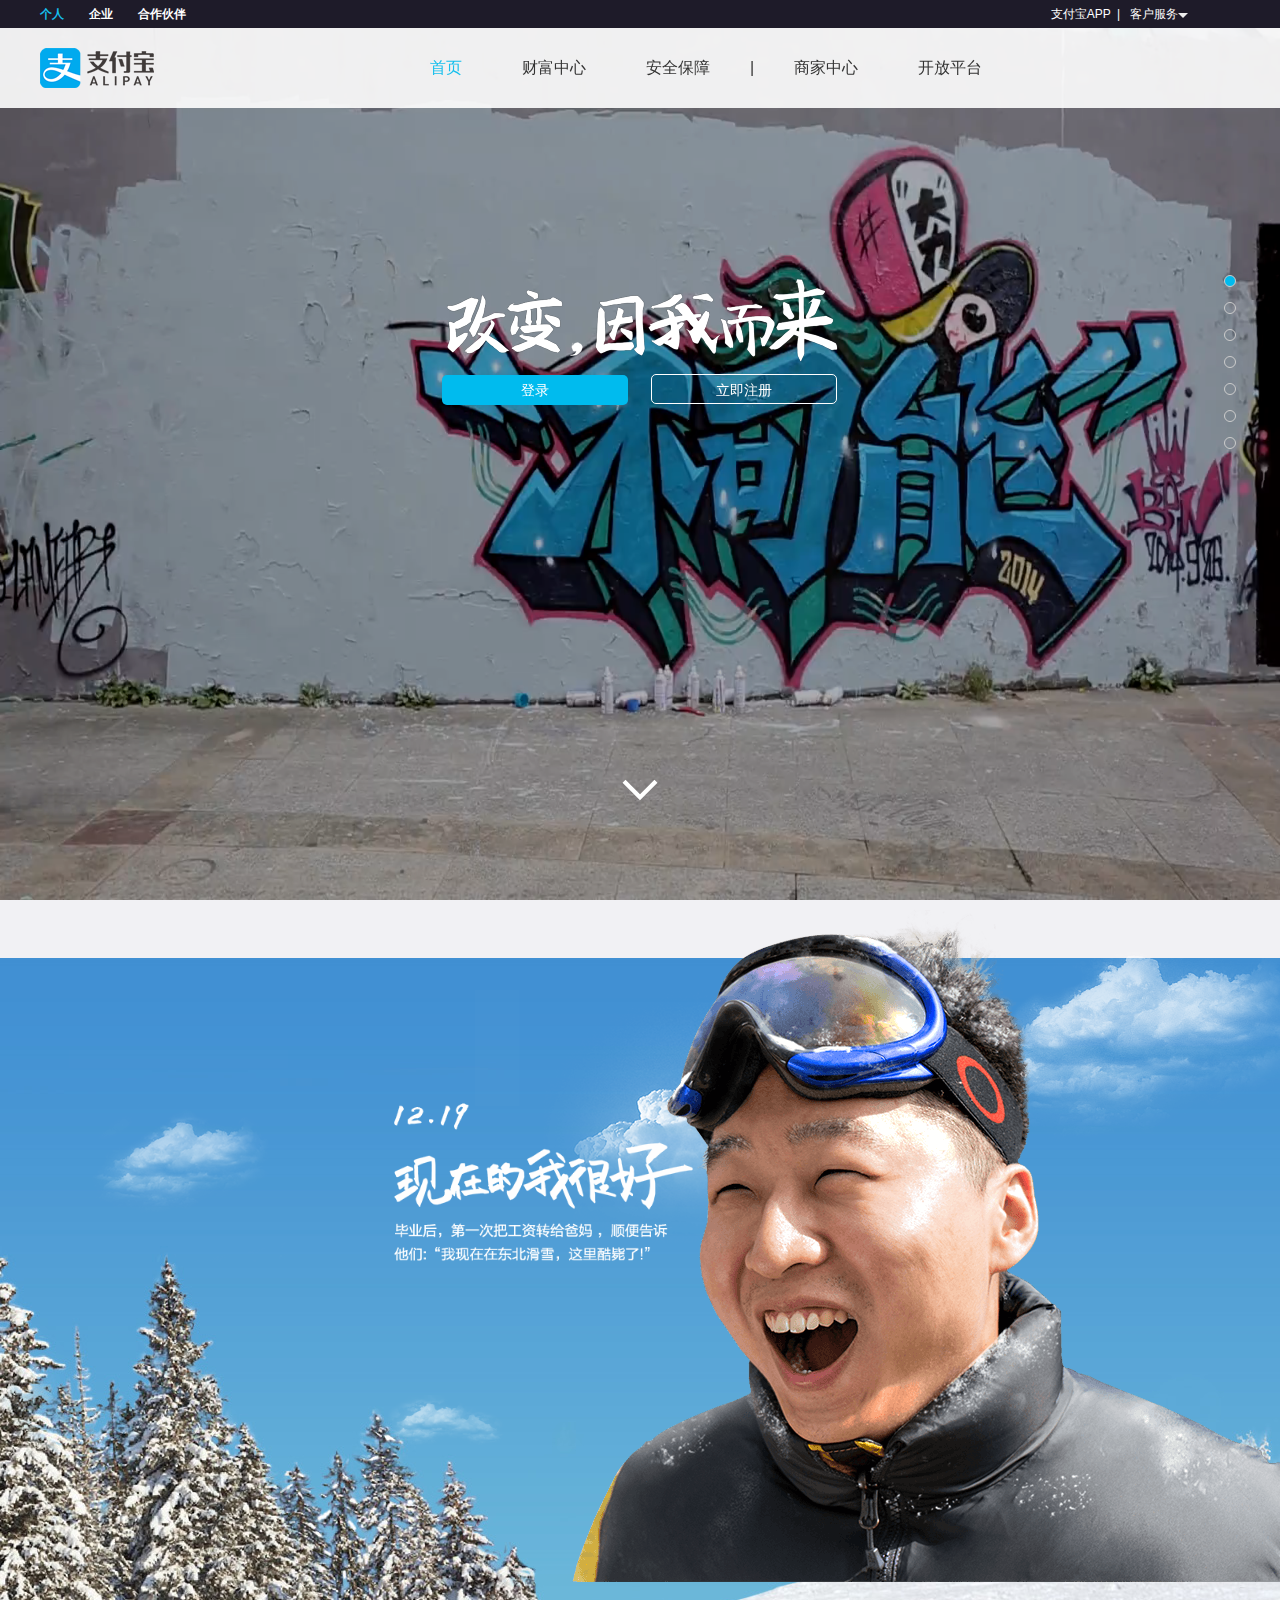
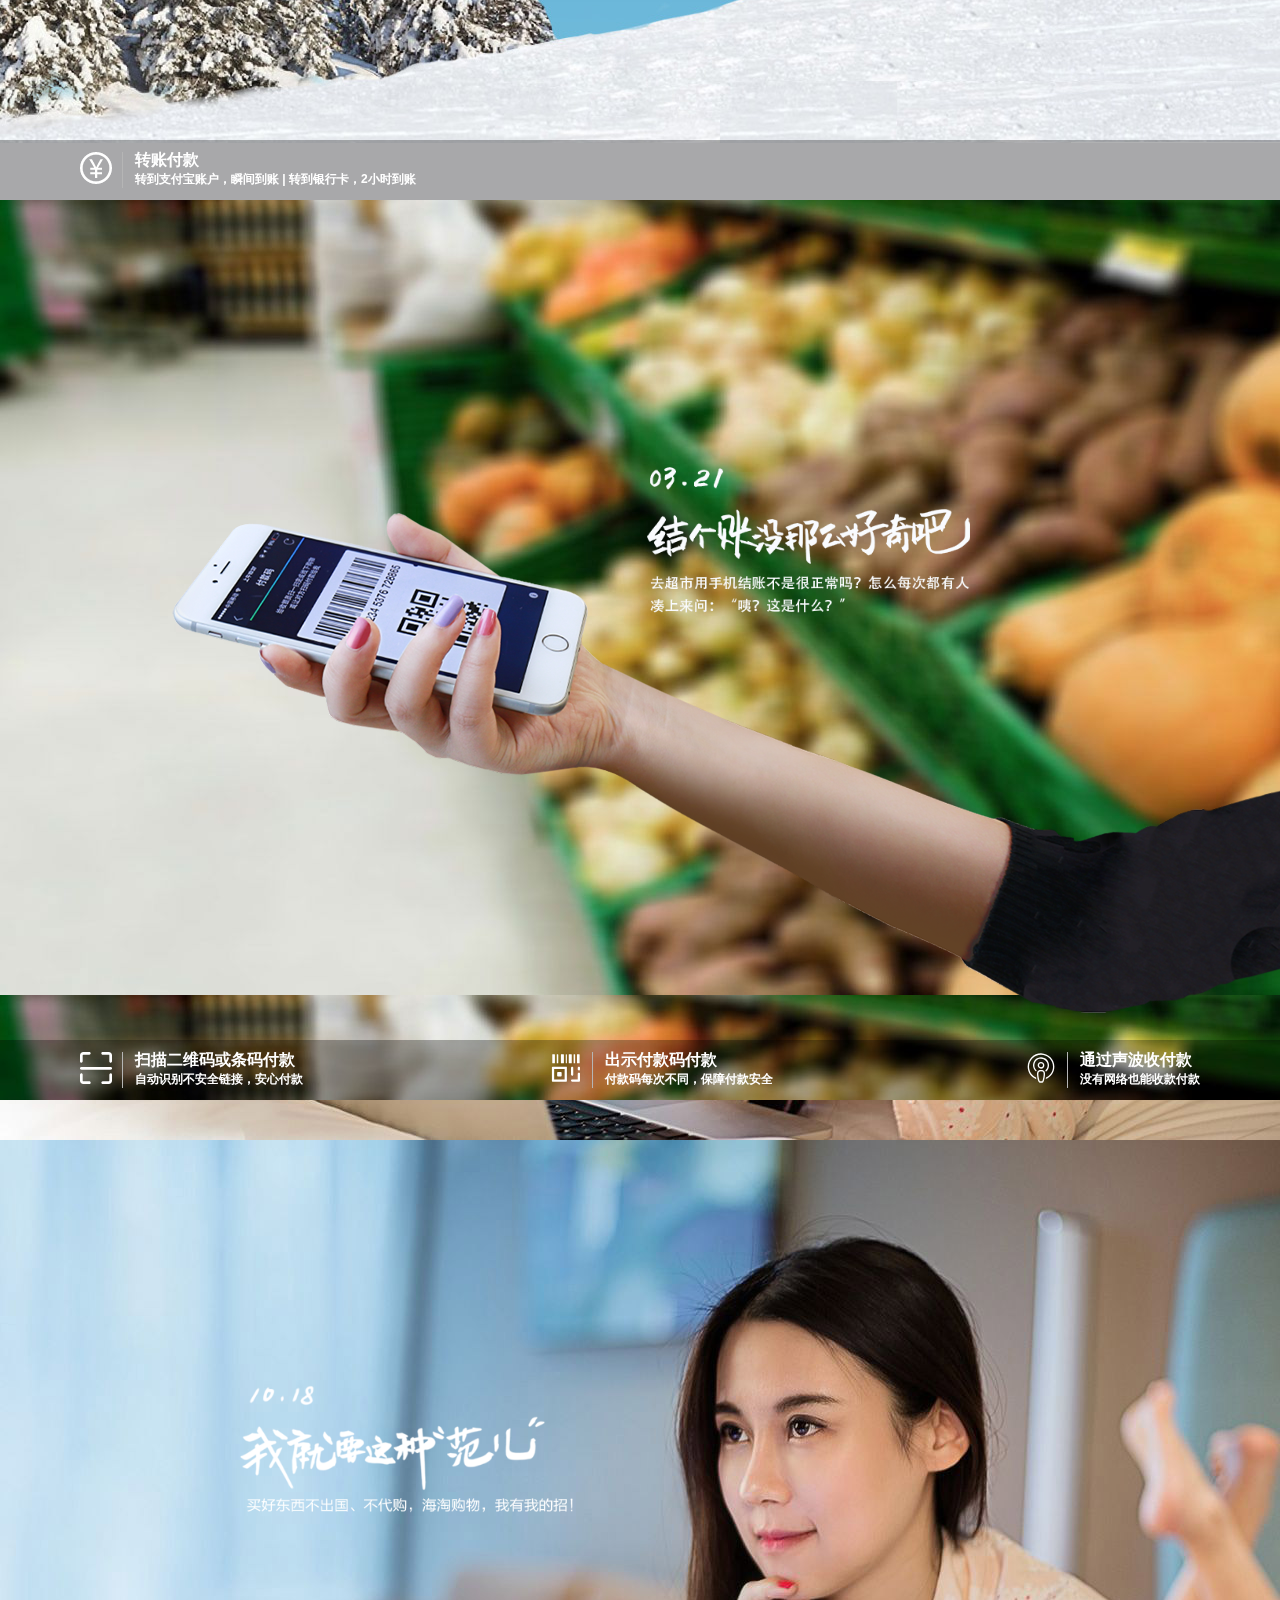
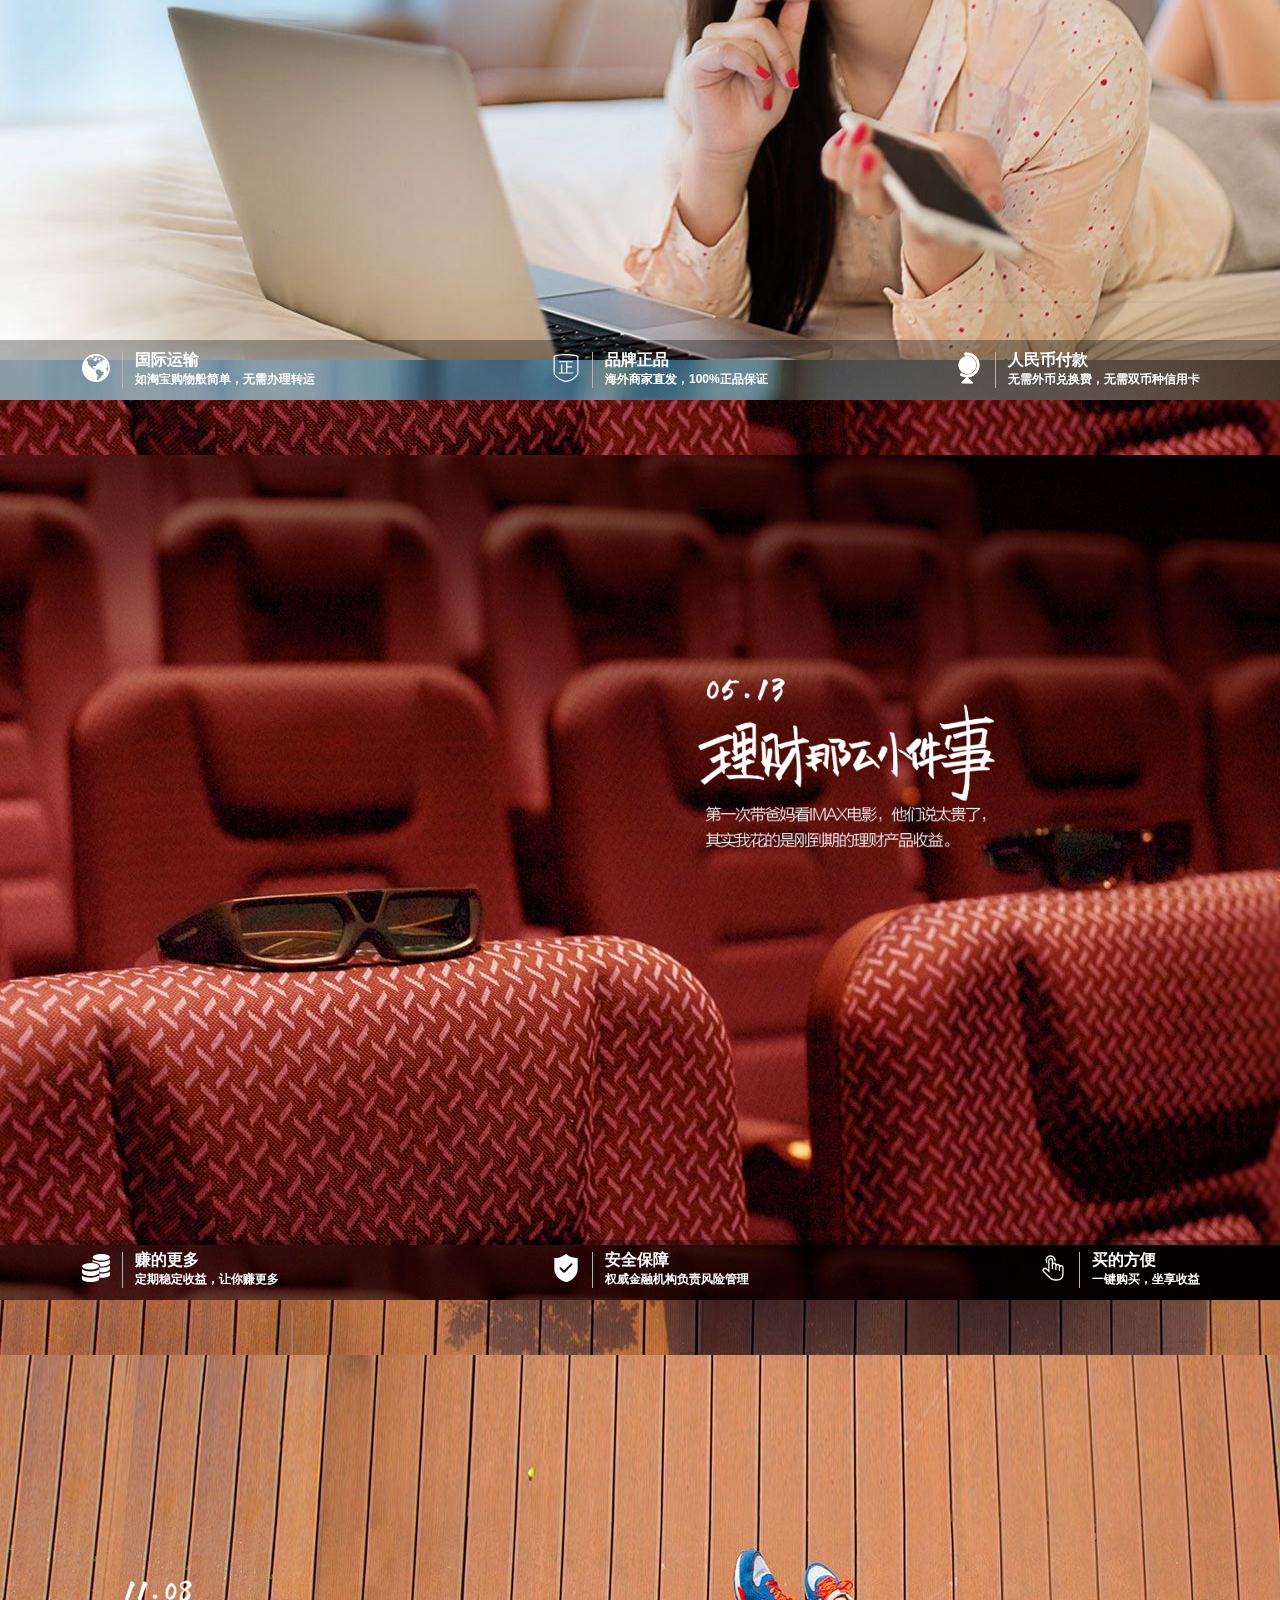
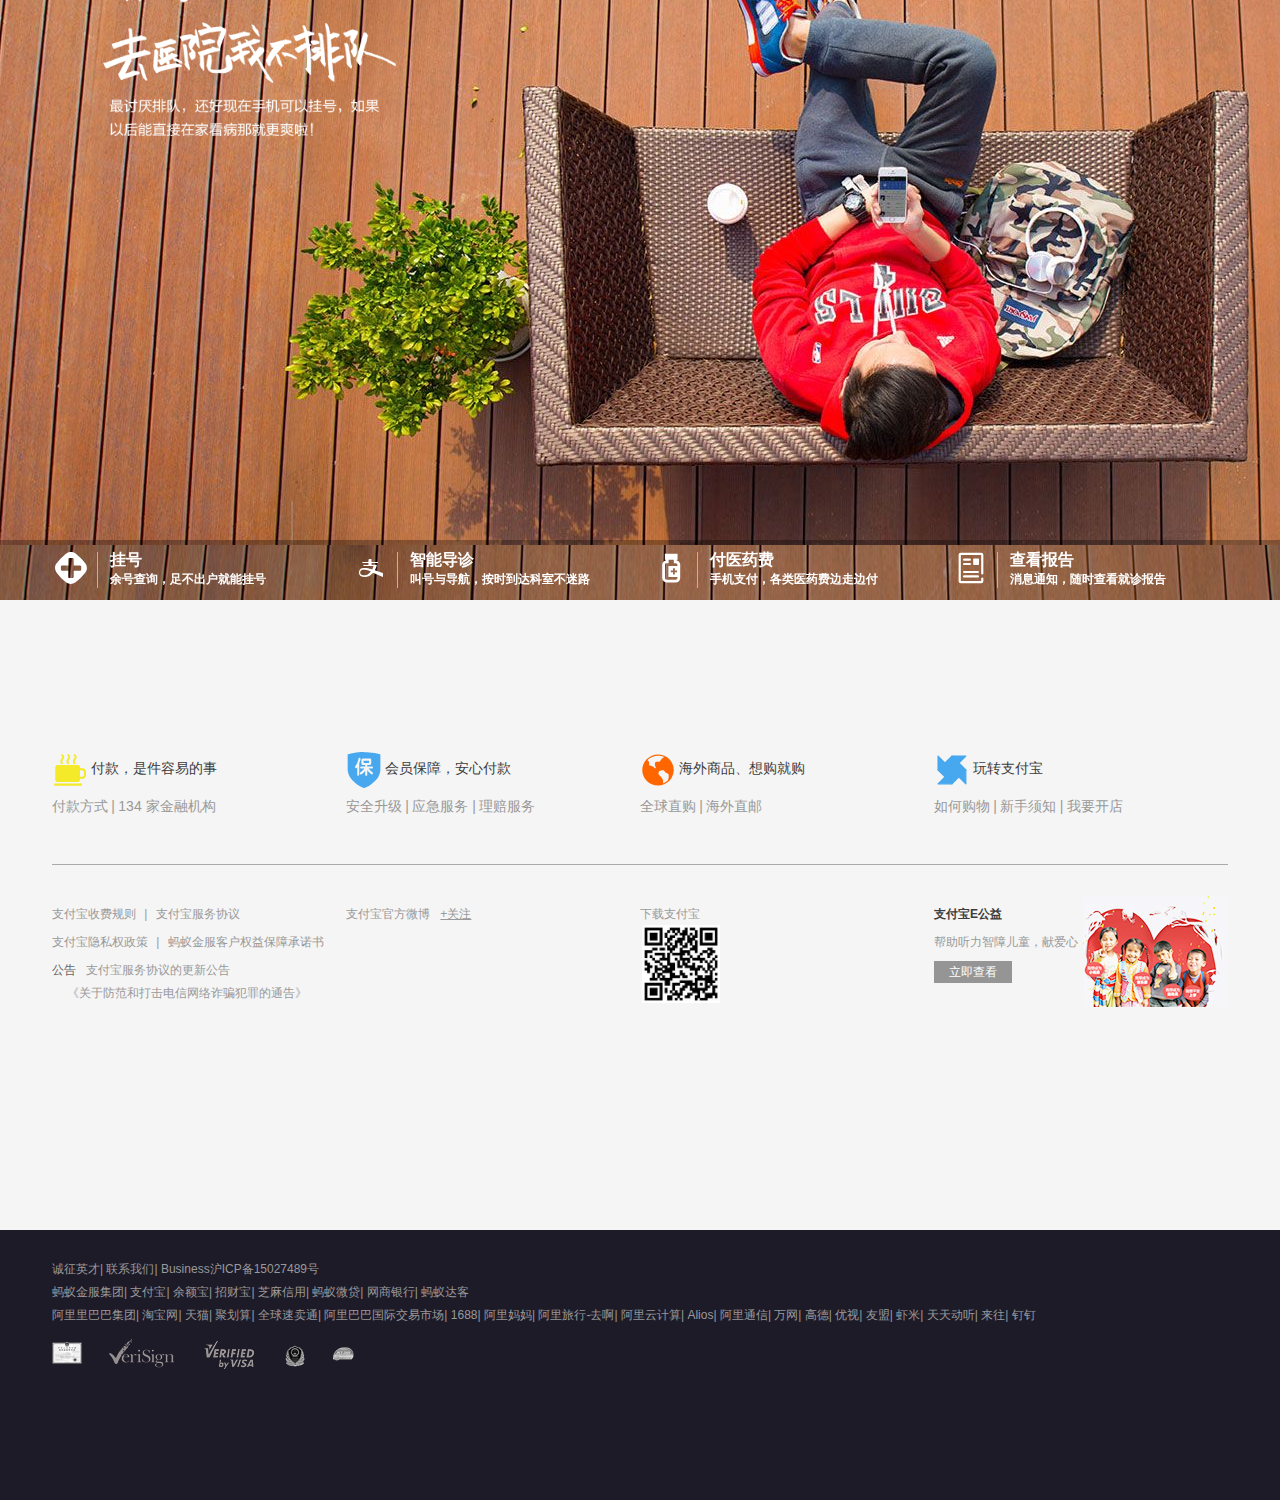
<file: 支付宝官网首页/index.html>
<!DOCTYPE html>
<html lang="zh">
<head>
    <meta charset="UTF-8">
    <title>支付宝 支付托!</title>
    <link rel="icon" href="img/favicon.ico" type="image/x-icon" />
    <link rel="stylesheet" href="css/base.css">
    <link rel="stylesheet" href="css/style.css">
    <script src="js/jquery-3.3.1.js"></script>
    <script src="js/zfb-js.js"></script>
</head>
<body>
<!--头部-->
<div id="header">
    <!--顶部黑色导航条-->
    <div class="b-laymid">
        <div class="b-top">
            <ul class="user">
                <li>个人</li>
                <li>企业</li>
                <li>合作伙伴</li>
            </ul>
            <div class="kefu0">
                <a href="#">支付宝APP</a>
                <a href="#">|</a>
            </div>
            <div class="kefu">
                <a href="#" class="customer">客户服务<i class="down-i"></i>
                    <ul class="hov">
                        <li>服务大厅</li>
                        <li>自助服务</li>
                        <li>提建议</li>
                    </ul>
                </a>
            </div>
        </div>
    </div>
    <!--顶部白色导航条-->
    <div class="w-laymid">
        <div class="w-top">
            <!--左侧logo-->
            <img src="img/top-logo.png" class="w-logo">
            <!--中部导航条-->
            <ul id="money">
                <li>首页</li>
                <li>
                    财富中心
                    <div class="downList">
                        <div class="off"><img src="img/地图找房_交叉.png" alt=""></div>
                        <ul>
                            <li>余额宝</li>
                            <li>招财宝</li>
                            <li>存金宝</li>
                            <li>淘理财</li>
                            <li>蚂蚁达客</li>
                        </ul>
                        <div class="wealth">财富中心</div>
                    </div>
                </li>
                <li>
                    安全保障
                    <div class="downList downList-2">
                        <div class="off"><img src="img/地图找房_交叉.png" alt=""></div>
                        <ul>
                            <li>安全中心</li>
                            <li>会员保障</li>
                        </ul>
                        <div class="wealth">安全保障</div>
                    </div>
                </li>
                <li class="li4">|</li>
                <li>
                    商家中心
                    <div class="downList downList-2">
                        <div class="off"><img src="img/地图找房_交叉.png" alt=""></div>
                        <ul>
                            <li>支付宝商家</li>
                            <li>口碑商家</li>

                        </ul>
                        <div class="wealth">商家中心</div>
                    </div>
                </li>
                <li>
                    开放平台
                </li>
            </ul>
            <!--右侧登录按钮-->
            <div class="loin">
                <a href="#" class="login">登录</a>
                <a href="#">注册</a>
            </div>
        </div>
    </div>
</div>
<ul id="big">
    <!--主页 视频-->
    <li id="index" class="floor">
        <!--视频灰色模板-->
        <div class="video-mask"></div>
        <!--视频-->
        <video muted  poster="img/poster.jpg">
            <!--视频链接-->
            <source src="video/index.mp4" type="video/mp4">
        </video>
        <!--中部登录界面+改变因为而来图片-->
        <div class="center">
            <!--改变因为而来图片-->
            <div class="logo"></div>
            <!--登录-->
            <div class="i-loin">
                <a href="#">登录</a>
                <a href="#">立即注册</a>
            </div>
            <!--播放视频按钮-->
            <div class="play"><img src="img/play.png" alt=""></div>
        </div>
        <!--右侧切换页面小圆点-->
        <div class="list">
            <ul>
                <li class="current"></li>
                <li></li>
                <li></li>
                <li></li>
                <li></li>
                <li></li>
                <li></li>
            </ul>
        </div>
        <!--向下切换页面按钮-->
        <div class="next"><img src="img/next.png" alt=""></div>
    </li>
    <!--第一页 蓝天白云-->
    <li id="one" class="floor">
        <!--背景图片-->
        <div class="one-i"></div>
            <!--大DIV-->
            <div id="one-1">
                <!--文字图片-->
                <div class="bg1"><img src="img/one-bg1.png" alt=""></div>
                <!--人像图片-->
                <div class="bg2"><img src="img/one-bg2.png" alt=""></div>
                <!--白云-->
                <div class="bg3"><img src="img/one-by1.png" alt=""></div>
                <!--白云-->
                <div class="bg4"><img src="img/one-by2.png" alt=""></div>
                <!--白云-->
                <div class="bg5"><img src="img/one-by3.png" alt=""></div>
                <!--白云-->
                <div class="bg6"><img src="img/one-by4.png" alt=""></div>
                <!--底部黑色短语-->
                <div class="ftbar">
                    <!--设置居中-->
                    <div class="ft-content">
                        <!--设置顶部间距-->
                        <div class="products">
                            <!--每一个块-->
                            <div class="zzfk product">
                                <img src="img/zzfk.png" alt="">
                                <div class="tips">
                                    <p>转账付款</p>
                                    <span>转到支付宝账户，瞬间到账 | 转到银行卡，2小时到账</span>
                                </div>
                            </div>
                        </div>
                    </div>
                </div>
            </div>
    </li>
    <!--第二页 手机支付-->
    <li id="two" class="floor">
        <!--扫码机-->
        <div class="bg1"><img src="img/two-1.png" alt=""></div>
        <!--手机-->
        <div class="bg2"><img src="img/two-2.png" alt=""></div>
        <!--文字-->
        <div class="bg3"><img src="img/two-3.png" alt=""></div>
        <!--底部黑色短语-->
        <div class="ftbar">
            <!--设置居中-->
            <div class="ft-content">
                <!--设置顶部间距-->
                <div class="products">
                    <!--依次每一个块-->
                    <div class="fkmfk fkmfk1 product">
                        <img src="img/sao.png">
                        <div class="tips">
                            <p>扫描二维码或条码付款</p>
                            <span>自动识别不安全链接，安心付款</span>
                        </div>
                    </div>
                    <div class="fkmfk fkmfk2 product">
                        <img src="img/fukuanma.png">
                        <div class="tips">
                            <p>出示付款码付款</p>
                            <span>付款码每次不同，保障付款安全</span>
                        </div>
                    </div>
                    <div class="fkmfk fkmfk3 product">
                        <img src="img/xinhao.png">
                        <div class="tips">
                            <p>通过声波收付款</p>
                            <span>没有网络也能收款付款</span>
                        </div>
                    </div>
                </div>
            </div>
        </div>
    </li>
    <!--第三页 美女范儿-->
    <li id="three" class="floor">
        <!--背景图片-->
        <div class="big-i"></div>
        <!--文字-->
        <div class="bg1">
            <img src="img/three-1.png" alt="">
        </div>
        <!--底部黑色短语-->
        <div class="ftbar">
            <!--设置居中-->
            <div class="ft-content">
                <!--设置顶部间距-->
                <div class="products">
                    <!--依次每一个块-->
                    <div class="fkmfk fkmfk1 product">
                        <img src="img/diqiu.png">
                        <div class="tips">
                            <p>国际运输</p>
                            <span>如淘宝购物般简单，无需办理转运</span>
                        </div>
                    </div>
                    <div class="fkmfk fkmfk2 product">
                        <img src="img/zheng.png">
                        <div class="tips">
                            <p>品牌正品</p>
                            <span>海外商家直发，100%正品保证</span>
                        </div>
                    </div>
                    <div class="fkmfk fkmfk3 product">
                        <img src="img/diqiuyipng.png">
                        <div class="tips">
                            <p>人民币付款</p>
                            <span>无需外币兑换费，无需双币种信用卡</span>
                        </div>
                    </div>
                </div>
            </div>
        </div>
    </li>
    <!--第四页 看电影理财-->
    <li id="four" class="floor">
        <!--背景图片-->
        <div class="four-bg"></div>
        <!--背景黑色模板-->
        <div class="four-mask"></div>
        <!--文字-->
        <div class="bg1">
            <img src="img/four1.png" alt="">
        </div>
        <!--底部黑色短语-->
        <div class="ftbar">
            <!--设置居中-->
            <div class="ft-content">
                <!--设置顶部间距-->
                <div class="products">
                    <!--依次每一个块-->
                    <div class="fkmfk fkmfk1 product">
                        <img src="img/money.png">
                        <div class="tips">
                            <p>赚的更多</p>
                            <span>定期稳定收益，让你赚更多</span>
                        </div>
                    </div>
                    <div class="fkmfk fkmfk2 product">
                        <img src="img/baozhang.png">
                        <div class="tips">
                            <p>安全保障</p>
                            <span>权威金融机构负责风险管理</span>
                        </div>
                    </div>
                    <div class="fkmfk fkmfk3 product">
                        <img src="img/dianji.png">
                        <div class="tips">
                            <p>买的方便</p>
                            <span>一键购买，坐享收益</span>
                        </div>
                    </div>
                </div>
            </div>
        </div>
    </li>
    <!--第五页 医院不排队-->
    <li id="five" class="floor">
        <!--背景图片-->
        <div class="five-bg"></div>
        <!--文字-->
        <div class="bg1">
            <img src="img/five1.png" alt="">
        </div>
        <!--底部黑色短语-->
        <div class="ftbar">
            <!--设置居中-->
            <div class="ft-content">
                <!--设置顶部间距-->
                <div class="products">
                    <!--依次每一个块-->
                    <div class="fkmfk w4 product">
                        <img src="img/yiyuan.png">
                        <div class="tips">
                            <p>挂号</p>
                            <span>余号查询，足不出户就能挂号</span>
                        </div>
                    </div>
                    <div class="fkmfk w4 product">
                        <img src="img/zhineng.png">
                        <div class="tips">
                            <p>智能导诊</p>
                            <span>叫号与导航，按时到达科室不迷路</span>
                        </div>
                    </div>
                    <div class="fkmfk w4 product">
                        <img src="img/yaoping.png">
                        <div class="tips">
                            <p>付医药费</p>
                            <span>手机支付，各类医药费边走边付</span>
                        </div>
                    </div>
                    <div class="fkmfk w4 product">
                        <img src="img/baogao.png">
                        <div class="tips">
                            <p>查看报告</p>
                            <span>消息通知，随时查看就诊报告</span>
                        </div>
                    </div>
                </div>
            </div>
        </div>
    </li>
    <!--底部说明-->
    <li id="foot" class="floor">
        <!--上面白色块-->
        <div class="am-part-white">
            <!--居中模块-->
            <div class="happy-life ">
                <!--黑线上面依次四个介绍模块-->
                <div class="youcans clearfix">
                    <ul>
                        <li class="youcan">
                            <img src="img/chabei.png" alt="">
                            <span>付款，是件容易的事</span>
                            <div>
                                <a>付款方式</a>
                                <span class="separate">|</span>
                                <a>134 家金融机构</a>
                            </div>
                        </li>
                        <li class="youcan">
                            <img src="img/bao.png" alt="">
                            <span>会员保障，安心付款</span>
                            <div>
                                <a href="#">安全升级</a>
                                <span class="separate">|</span>
                                <a href="#">应急服务 </a>
                                <span class="separate">|</span>
                                <a href="#">理赔服务</a>
                            </div>
                        </li>
                        <li class="youcan">
                            <img src="img/diqiu2.png" alt="">
                            <span>海外商品、想购就购</span>
                            <div>
                                <a>全球直购</a>
                                <span class="separate">|</span>
                                <a>海外直邮</a>
                            </div>
                        </li>
                        <li class="youcan">
                            <img src="img/fengche.png" alt="">
                            <span>玩转支付宝</span>
                            <div>
                                <a>如何购物</a>
                                <span class="separate">|</span>
                                <a>新手须知</a>
                                <span class="separate">|</span>
                                <a>我要开店</a>
                            </div>
                        </li>
                    </ul>
                </div>
                <!--黑线下面依次四个说明模块-->
                <div class="filed">
                    <ul>
                        <li class="block block1">
                            <div class="b-one">
                                <a class="bottom">支付宝收费规则</a>
                                <span class="separate">|</span>
                                <a class="bottom">支付宝服务协议</a>
                            </div>
                            <div class="b-two">
                                <a class="bottom">支付宝隐私权政策</a>
                                <span class="separate">|</span>
                                <a class="bottom">蚂蚁金服客户权益保障承诺书</a>
                            </div>
                            <div class="notice">
                                <span>公告</span><a href="#">支付宝服务协议的更新公告</a>
                                <a href="#" class="two">《关于防范和打击电信网络诈骗犯罪的通告》</a>
                            </div>
                        </li>
                        <li class="block block2">
                            <span>支付宝官方微博</span>
                            <span class="concern">+关注</span></li>
                        <li class="block block3">
                            <span>下载支付宝</span>
                            <img src="img/bottom-erweima.jpg" alt="" class="erweima">
                        </li>
                        <li class="block block4">
                            <h4>支付宝E公益</h4>
                            <p>帮助听力智障儿童，献爱心。</p>
                            <a href="#">立即查看</a>
                            <img src="img/aixin.jpg" alt="">
                        </li>
                    </ul>
                </div>
            </div>
        </div>
        <!--下面黑色部分-->
        <div class="am-part-black">
            <!--居中模块-->
            <div class="happy-life">
                <!--联系我们-->
                <ul>
                    <li class="links">
                        <a href="#">诚征英才</a>
                        <a href="#">联系我们</a>
                        <span>Business沪ICP备15027489号</span>
                    </li>
                    <!--旗下金融集团-->
                    <li class="links links1">
                        <a href="#">蚂蚁金服集团</a>
                        <a href="#">支付宝</a>
                        <a href="#">余额宝</a>
                        <a href="#">招财宝</a>
                        <a href="#">芝麻信用</a>
                        <a href="#">蚂蚁微贷</a>
                        <a href="#">网商银行</a>
                        <span>蚂蚁达客</span>
                    </li>
                    <!--旗下其他产业-->
                    <li class="links links2">
                        <a href="#">阿里里巴巴集团</a>
                        <a href="#">淘宝网</a>
                        <a href="#">天猫</a>
                        <a href="#">聚划算</a>
                        <a href="#">全球速卖通</a>
                        <a href="#">阿里巴巴国际交易市场</a>
                        <a href="#">1688</a>
                        <a href="#">阿里妈妈</a>
                        <a href="#">阿里旅行-去啊</a>
                        <a href="#">阿里云计算</a>
                        <a href="#">Alios</a>
                        <a href="#">阿里通信</a>
                        <a href="#">万网</a>
                        <a href="#">高德</a>
                        <a href="#">优视</a>
                        <a href="#">友盟</a>
                        <a href="#">虾米</a>
                        <a href="#">天天动听</a>
                        <a href="#">来往</a>
                        <span>钉钉</span>
                    </li>
                    <!--最底部小图片-->
                    <li class="certs">
                        <a href="#" class="pic1"></a>
                        <a href="#" class="pic2"></a>
                        <a href="#" class="pic3"></a>
                        <a href="#" class="pic4"></a>
                        <a href="#" class="pic5"></a>
                    </li>
                </ul>
            </div>
        </div>
    </li>
</ul>
</body>
</html>
</file>
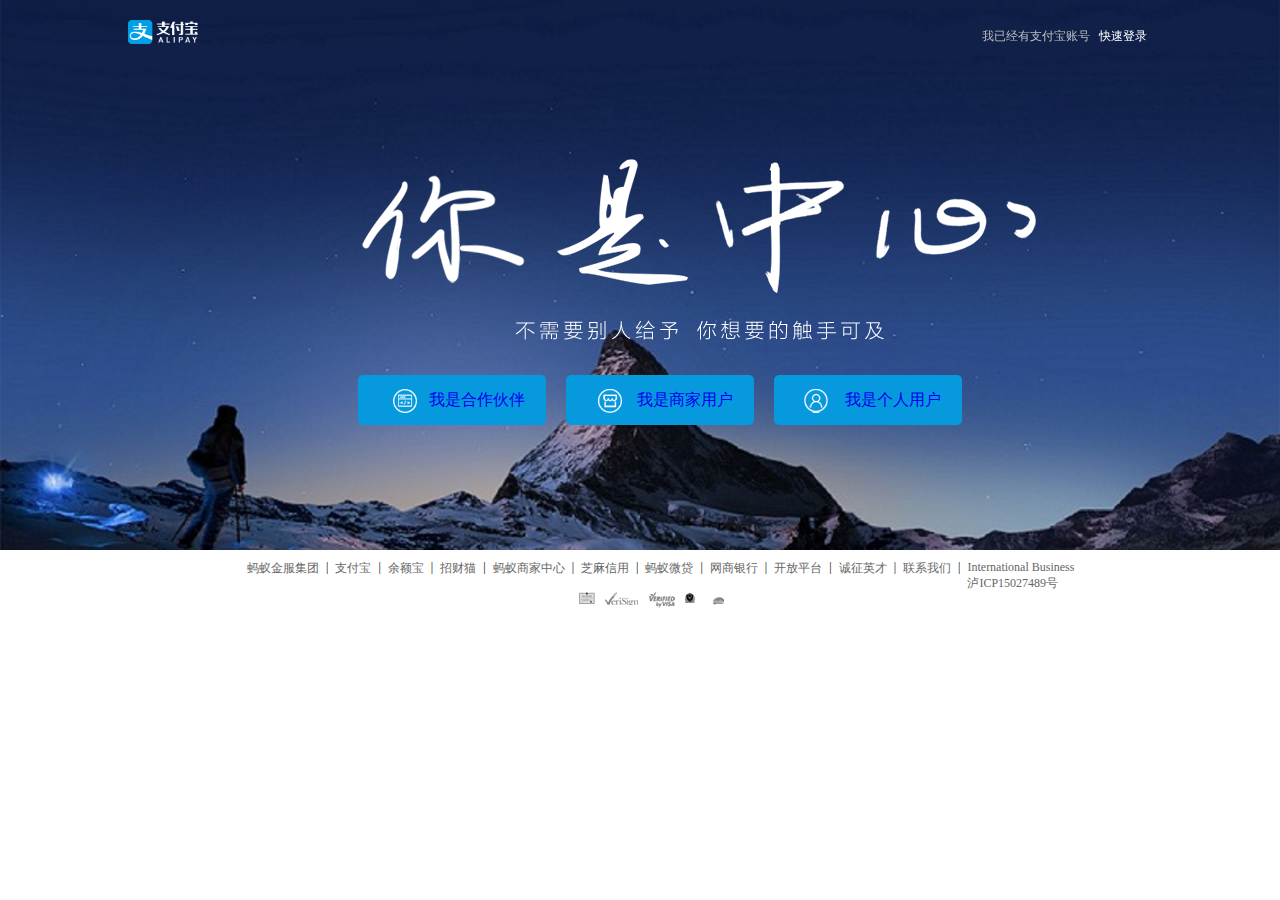
<file: 支付宝/支付宝首页.html>
<!DOCTYPE html>
<html lang="en">
<head>
    <meta charset="UTF-8">
    <title>支付宝 知托付!</title>
    <!--设置网页上面那个图标-->
    <link rel="icon" href="images/favicon.ico">
    <style>
    </style>
    <script src="js/jquery-3.3.1.js"></script>
    <link rel="stylesheet" href="css/index.css">
    <!--<link rel="stylesheet" href="css/comm.css">-->
</head>
<body>
<div class="main">
    <div id="main">
        <div class="header">
            <div class="nav">
                <div class="slogan"></div>
                <div class="enter">
                    <span class="status">我已经有支付宝账号</span>
                    <a href="javascript:;">快速登录</a>
                </div>
            </div>
        </div>
        <div class="middle">
            <div class="nav">
                <div class="slogan1"></div>
                <div class="mid_nav">
                    <a href="javascript:;" class="title_partner clearfix">
                        <span class="title titles">我是合作伙伴</span>
                    </a>
                    <a href="javascript:" class="title_business clearfix">
                        <span class="title titles business1">我是商家用户
                        <i></i></span>
                        <div class="two_business">
                        <span class="title business2">我是支付宝商家</span>
                        <span class="title business3">我是口碑商家</span>
                        </div>
                    </a>
                    <a href="javascript:;" class="title_private  clearfix">
                        <span class="title titles  pri">我是个人用户</span>
                    </a>
                </div>
            </div>
            <div class="back">
                <div class="item back1 active"></div>
                <div class="item back2"></div>
                <div class="item back3"></div>
            </div>
        </div>
    </div>
    <div class="bottom">
        <div class="btm_top">
            <ul>
                <li><a href="javascript:;">蚂蚁金服集团 </a></li>
                <li>|</li>
                <li><a href="javascript:;"> 支付宝</a></li>
                <li>|</li>
                <li><a href="javascript:;"> 余额宝</a></li>
                <li>|</li>
                <li><a href="javascript:;">招财猫 </a></li>
                <li>|</li>
                <li><a href="javascript:;"> 蚂蚁商家中心</a></li>
                <li>|</li>
                <li><a href="javascript:;"> 芝麻信用</a></li>
                <li>|</li>
                <li><a href="javascript:;">蚂蚁微贷 </a></li>
                <li>|</li>
                <li><a href="javascript:;">网商银行 </a></li>
                <li>|</li>
                <li><a href="javascript:;"> 开放平台</a></li>
                <li>|</li>
                <li><a href="javascript:;">诚征英才 </a></li>
                <li>|</li>
                <li><a href="javascript:;">联系我们 </a></li>
                <li>|</li>
                <li><a href="javascript:;">International Business </a></li>
            </ul>
        </div>
        <div class="btm_middle">
            <span>泸ICP15027489号</span>
        </div>
        <div class="btm_base">
            <a href="javascript:;" class="pic1"></a>
            <a href="javascript:;" class="pic2"></a>
            <a href="javascript:;" class="pic3"></a>
            <a href="javascript:;" class="pic4"></a>
            <a href="javascript:;" class="pic5"></a>
        </div>
    </div>
</div>
<script>
    $(function () {
        var timer;
        var _timer = 0;
        var title_business=$(".title_business");
     //   支付宝商家
     var   business2= $(".business2");
     var two_business=$(".two_business");
     var business3=$(".business3");
        //span 口碑商家 点击事件 页面跳转
        business3.click(function () {
$(window.location).prop('href','口碑商家.html');
        });
        //   支付宝商家
        // business2.click(function () {
        //     $(window.location).prop('href','口碑商家.html');
        // });
        title_business.hover(function () {

            // title_business.css("display","none");
            two_business.css("display","block");

        },function () {
            title_business.css("display","block");
            two_business.css("display","none");
        });
        function autoPlay() {
            timer = setInterval(function () {
                _timer++;
                console.log(_timer);
                if (_timer <= 5) {
                    $(".back1").addClass("active").siblings().removeClass("active");
                }
                else if (_timer > 5 && _timer <= 10) {
                    $(".back2").addClass("active").siblings().removeClass("active");
                }
                else if (_timer > 10 && _timer <= 15) {
                    $(".back3").addClass("active").siblings().removeClass("active");
                }
                if (_timer >= 15) {
                }
            }, 300)
        }

        autoPlay();






    });
</script>
</body>
</html>
</file>
<file: 支付宝官网首页/css/base.css>
@charset "utf-8";
*{box-sizing: border-box;}
/*css 初始化 */
html, body, ul, li, ol, dl, dd, dt, p, h1, h2, h3, h4, h5, h6, form, fieldset, legend, img {
	margin: 0;
	padding: 0;
}


fieldset, img, input, button {
	border: none;
	padding: 0;
	margin: 0;
	outline-style: none;
}

ul, ol {
	list-style: none;
}

input {
	padding-top: 0;
	padding-bottom: 0;
	font-family: "SimSun", "宋体";
}

select, input {

	vertical-align: middle;
}

select, input, textarea {
	font-size: 12px;
	margin: 0;
}
textarea {
	resize: none;
}

/*防止拖动*/
img {
	border: 0;
	vertical-align: middle;
}

/*  去掉图片低测默认的3像素空白缝隙*/
table {
	border-collapse: collapse;
}

body {
	font: 12px/1.5 tahoma,arial,'Hiragino Sans GB','\5b8b\4f53',sans-serif;
	color: #666;

}

.clearfix:before, .clearfix:after {
	content: "";
	display: table;
}

.clearfix:after {
	clear: both;
}

.clearfix {
	*zoom: 1; /*IE/7/6*/
}

a {
	color: #666;
	text-decoration: none;
}

a:hover {
	color: #f40;
}

h1, h2, h3, h4, h5, h6 {
	text-decoration: none;
	font-weight: normal;
	font-size: 100%;
}

s, i, em {
	font-style: normal;
	text-decoration: none;
}

.col-red {
	color: #C81623 !important;
}
body {
	color: #3C3C3C;
	background-color: #F1F1F4;
}

/*公共类*/
.w {
	/*版心 提取 */
	width: 1190px;
	margin: 0 auto;
}

.fl {
	float: left
}

.fr {
	float: right
}

.al {
	text-align: left
}

.ac {
	text-align: center
}

.ar {
	text-align: right
}

.hide {
	display: none
}
</file>
<file: 支付宝官网首页/css/style.css>
@charset "UTF-8";
/*隐藏滚动条*/
html {overflow-y:hidden;overflow-x:hidden;}
html,body {
    width: 100%;
    height: 100%;
}

/*每个页面底部黑色条通用设置*/
.ftbar {
    position: absolute;
    bottom: 0;
    left: 0;
    z-index: 99;
    width: 100%;
    height: 60px;
    background: rgba(0,0,0,.3);
}
.ftbar .ft-content {
    width: 1200px;
    margin: 0 auto;
}
.ftbar .products {
    margin-top: 12px;
}
.ftbar .product {
    color: #fff;
    height: 36px;
    position: relative;
}
.ftbar .zzfk {
    margin-left: 40px;
}
.ftbar .tips {
    padding-left: 12px;
    margin-left: 42px;
    height: 36px;
    display: inline-block;
    float: left;
    border-left: 1px solid #b5b5b5;
}
.ftbar .tips p {
    font-size: 16px;
    font-weight: 700;
    line-height: 1;
}
.ftbar .tips span {
    font-weight: 600;
    margin-top: 5px;
    display: inline-block;
    line-height: 1 ;
}
.ftbar img {
    position: absolute;
    left: 0;
    top: 0;
}
.ftbar .fkmfk {
    float: left;
}
.ftbar .fkmfk1 {
    width: 320px;
    margin-left: 40px;
}
.ftbar .fkmfk2 {
    width: 320px;
    margin-left: 150px;
}
.ftbar .fkmfk3 {
    float: right;
    margin-right: 40px;
}
.ftbar .w4 {
    margin-left: 15px;
    width: 285px;
}


/*顶部黑色导航条*/
#header , .b-laymid {
    position: fixed;
    z-index: 99;
    top: 0;
    /*display: none;*/
}
.w-laymid {
    position: fixed;
    top: 28px;
    /*display: none;*/
}
.b-laymid {
    width: 100%;
    height: 28px;
    background-color: #1e1b29;
}
.b-top {
    background-color: #1e1b29;
    width: 1200px;
    height: 28px;
    line-height: 28px;
    margin: 0 auto;
}
.b-top .user li {
    float: left;
    font-size: 12px;
    text-align: center;
    color: #ffffff;
    margin-right: 25px;
    font-weight: 600;
}
.b-top .user li:nth-child(1){
    color: #15BFED !important;
}
.b-top div {
    float: right;
    font-size: 12px;
    color: #fff;
}
.b-top div a {
    /*display: inline-block;*/
    /*height: 28px;*/
    /*margin-right: 8px;*/
    color: #fff;
}
.down-i {
    display: inline-block;
    border-width: 5px 5px 0 5px  ;
    border-color:#eeeeee transparent transparent transparent ;
    border-style: solid dashed dashed dashed;
}
.hov {
    background-color: #fff;
    color: #111;
    width: 70px;
    height: 90px;
    position: relative;
    left: -5px;
    text-align: center;
    display: none;
}
.customer{
    display: inline-block;
    height: 28px;
}
.kefu0 {
    position: absolute;
    right: 160px;
    top: 0;
}
.kefu0 a {
    margin-left: 3px;
}
.b-top .kefu {
    width: 80px;
    position: absolute ;
    right: 70px;
    top: 0;
}
.b-top .kefu .customer:hover .hov{
    display: block;
}
.b-top .kefu .customer:hover li{
    color: #15BFED;
}
.b-top .kefu .customer:hover .down-i{
    transition: all .7s;
    transform:rotate(180deg);
}

/*次顶部白色导航条*/
.w-laymid{
    width: 100%;
    height: 80px;
    background-color: rgba(255,255,255,.9);
    /*opacity: 0.8;*/
}
.w-top {
    margin: 0 auto;
    width: 1200px;
    height: 80px;
    position: relative;
}
.w-top .w-logo {
    position: absolute;
    margin-top: 20px;
}
.w-top #money {
    display: inline-block;
    margin-left: 360px;
    height: 80px;
    line-height:80px;
    color: #333;
    font-size: 16px;
}
.w-top #money>li {
    position: relative;
    float: left;
    padding: 0 30px;
    font-weight: 500;
}
.downList{
    position: absolute;
    left: 0;
    top: 0;
    width: 129px;
    height: 321px;
    padding: 0 5px;
    background-color: #fff;
    text-align: center;
    display: none;
    z-index: 999;
}
.downList-2 {
    height: 232px;
}
.downList .off {
    width: 124px;
    height: 80px;
    line-height: 80px;
}
.downList ul {
    padding-bottom: 15px;
}
.downList ul li {
    height: 28px;
    font-size: 14px;
    line-height: 28px;
    color: #1e1b29;
}
.downList ul li:hover{
    background-color: #0be;
    color: #fff;
}
.downList .wealth {
    font-size: 16px;
    color: #999;
    height: 80px;
    line-height: 80px;
    border-top: 1px solid #eee;
    padding: 0;
}
.w-top #money>li:nth-child(1){
    color: #15BFED;
}
.w-top .loin {
    float: right;
    display: none;
}
.w-top .loin a {
    color: #00bbee ;
    font-size: 14px;
    line-height: 80px;
    margin-right: 10px;
}
.w-top .loin .login {
    color: #fff;
    /*display: inline-block;*/
    width: 84px;
    height: 28px;
    padding: 5px 25px;
    background-color: #00bbee;
    border-radius: 5px;

}
.w-top #money>li:hover{
    color: #15BFED;
}
.b-top .user li:hover {
    color: #15BFED;
}
.b-top div a:hover {
    color: #15BFED;
}
.li4 {
    padding: 0 10px !important;
}

/*首页 视频页面*/
#index {
    position: relative;
    width: 100%;
    height: 100%;
    overflow: hidden;
}
video {
    width: 100%;
    height: 100%;
    object-fit: fill;
}
.video-mask {
    position: absolute;
    width: 100%;
    height: 100%;
    background-color: #000;
    opacity: 0.3;
}
.center {
    position: absolute;
    z-index: 1;
    left: 50%;
    top: 276px;
    margin-left: -198px;
    width: 420px;
    height: 200px;

}
.logo {
    display: block;
    width: 420px;
    height: 88px;
    background:url("../img/index-text.png") -10px 0 no-repeat;
    background-size: 100% 100%;
    position: relative;
    z-index: -1;
}
.center .i-loin a{
    color: #fff;
    display: inline-block;
    width: 186px;
    text-align: center;
    font-size: 14px;
    height: 30px;
    line-height: 30px;
    margin: 10px 20px 0 0;
}
.center .i-loin a:nth-child(1){
    background-color: #0be;
    border-radius: 5px;
}
.center .i-loin a:nth-child(2){
    border: 1px solid #fff;
    border-radius: 5px;
}
.center .play {
    display: none;
    position: absolute;
    cursor: pointer;
    right: -50px;
    top: 38px;
}
.center .play img{
     width: 36px;
     height: 36px;
 }
 .list{
    position: fixed;
    z-index: 99;
    right: 30px;
    top: 260px;
    width: 26px;
    height: 182px;
    /*background-color: aqua;*/
}
 .list ul{
    width: 26px;
    float: left;
}
 .list ul li {
    cursor: pointer;
    position: relative;
    z-index: 99;
    margin-top: 15px;
    width: 12px;
    height: 12px;
    border-radius: 50%;
    background-color: transparent;
    border: 1px solid #ccc;
}
 .list .current {
    background-color: #0be;
}
#index .next {
    cursor: pointer;
    position: fixed;
    left: 50%;
    margin-left: -20px;
    bottom: 90px;
    z-index: 99;
}

/*通用文字图片动画设置*/
.text{
    opacity: 0;
    animation: text 3s forwards ;
    animation-delay: 1.2s;
}
@keyframes text {
    from{opacity: 0}
    to{opacity: 1}
}


#big {
    width: 100%;
    height: 100%;
}
/*第一个页面 蓝天白云 */
#one,#two,#three,#four,#five,#foot {
    position: relative;
    background-size: cover;
    overflow: hidden;
    width: 100%;
    height: 100%;
}
.one-i{
    position: relative;
    left: 0;
    top: 0;
    width: 100%;
    height: 100%;
    background: url('../img/one-bg.jpg') center center  no-repeat;

}
.one-ani{
    animation: bgz 5s ;
}
@keyframes bgz {
    from{transform:scale(1.02);}
    to{transform: scale(1);}
}
#one {
    position: relative;
    left: 0;
    top: 0;
    overflow: hidden;
}
#one-1 .bg1 {
   position: absolute;
    width: 315px;
    height: 165px;
    top: 200px;
    left: 388px;
}
#one-1 .bg1 img {
    width: 100%;
    height: 100%;
}
#one-1 .bg2 {
    width: 800px;
    height: 665px;
    position: absolute;
    z-index: 9;
    right: -80px;
    top: 0;
}
#one-1 .bg3 {
    position: absolute;
    width: 224px;
    left: 5%;
    top: 150px;
}
#one-1 .bg3 img {
    width: 224px;
}
#one-1 .bg4{
    position: absolute;
    width: 120px;
    left: 30%;
    top: 55%;
}
#one-1 .bg4 img {
    width: 120px;
}
#one-1 .bg5 {
    position: absolute;
    width: 600px;
    right: 16%;
    top: 10%;
}
#one-1 .bg5 img {
    width: 600px;
}
#one-1 .bg6 {
    position: absolute;
    width: 400px;
    right: -5%;
    top: 5%;
}
#one-1 .bg6 img {
    width: 400px;
}


/*第二个页面 手机付款*/
.two-ani-shou{
    animation: top .5s forwards ;
    animation-delay:1s;
}
.two-ani-fu{
    animation: bom .8s forwards ;
}
#two{
    background: url("../img/two-bg.jpg");
    position: relative;
}
#two .bg1 {
    position: absolute;
    width: 420px;
    left: -440px;
    top: -389px;
}
@keyframes top {
    from{
        left: -440px;
        top: -389px;
    }
    to{
        left: 70px;
        top: -100px;
    }
}
#two .bg2 {
    width: 1300px;
    position: absolute;
    top: 300px;
    left: 12%;
}
@keyframes bom {
    from{
        left: 1340px;
        top: 814px;
    }
    to{
        top: 300px;
    }
}
#two .bg3 {
    position: absolute;
    top: 29%;
    left: 50%;
    width: 345px;
}
#two .bg3 img {
    width: 345px;
}

/*第三页 美女范儿*/
.three-girl{
    animation: girl 16s forwards ;

}
.big-i{
    background: url("../img/three.jpg") center center;
    position: relative;
    left: 0;
    top: 0;
    width: 100%;
    height: 100%;
}
@keyframes girl {
    from{transform: scale(1)}
    to{transform: scale(1.05)}
}
#three .bg1{
    position: absolute;
    top: 30%;
    left: 18%;
    width: 355px;
}
#three .bg1 img {
    width: 355px;
}

/*第四页 看电影理财*/
.f-mask{
    animation: mask 5s forwards;
    animation-delay: 1.8s;
}
.four-bg{
    background: url("../img/four.jpg") center center;
    position: relative;
    left: 0;
    top: 0;
    width: 100%;
    height: 100%;
    z-index: -1;
}
.four-mask{
    position: absolute;
    left: 0;
    top: 0;
    width: 100%;
    height: 100%;
}
@keyframes mask {
    from{background-color:rgba(0,0,0,.0);}
    to{background-color:rgba(0,0,0,.5);}
}
#four .bg1 {
    position: absolute;
    top: 30%;
    right: 22%;
    width: 300px;
}
#four .bg1 img {
    width: 300px;
}

/*第五页 医院不排队*/
.five-boy{
    animation: girl 10s forwards;
}
.five-bg{
    background: url("../img/five.jpg") center center;
    position: relative;
    left: 0;
    top: 0;
    width: 100%;
    height: 100%;
}
#five .bg1 {
    position: absolute;

    top: 30%;
    left: 100px;
    width: 300px;
}
#five .bg1 img {
    width: 300px;
}

/*底部说明*/
#foot{
    background: #f5f5f5;
}
/*上面白色部分*/
#foot .am-part-white {
    height: 70%;
}
#foot .happy-life {
    width: 1176px;
    margin: 0 auto;
}
/*黑线上面依次四个介绍模块*/
#foot .youcans {
    /*float: left;*/
    padding: 150px 0 40px 0;

    border-bottom: 1px solid #aaa;
}
#foot .youcan {
    width: 25%;
    float: left;
}
#foot .youcan a {
    color: #999;
    cursor: pointer;
    font-size: 14px;
    /*text-decoration:none !important;*/
}
#foot .youcans span {
    height: 36px;
    line-height: 36px;
    font-size: 14px;
    display: inline-block;
}
#foot .youcans .bottom ,#foot .separate{
    font-size: 14px;
    color: #999;
    /*display: block;*/
    cursor: pointer;

}
#foot .youcans .bottom,#foot .filed .block1 a,#foot .filed .block1 a:hover {
    text-decoration:underline;
    color: #999;
}
#foot .youcan a:hover {
    text-decoration:underline;
}

/*黑线下面依次四个说明模块*/
#foot .filed .block {
    width: 25%;
    float: left;
    margin-top: 40px;
}
#foot .filed .block1 a {
    color: #999;
    text-decoration:none;
}
#foot .filed .block h4 {
    font-weight: 800;
}
#foot .filed .block p , #foot .filed .block span {
    font: 12px/1.5 "Microsoft YaHei",tahoma,arial,Hiragino Sans GB,\5b8b\4f53;
    color: #999;
}
#foot .filed .b-one ,#foot .filed .b-two {
    margin-bottom: 10px;
}
#foot .block1 .separate {
    margin: 0 5px ;
}
#foot .block1 .notice span {
    color: #666;
    margin-right: 10px;
}
#foot .block1 .notice .two {
    display: block;
    margin: 5px 0 0 15px;
}
#foot .block2 .concern {
    margin-left: 7px;
    text-decoration:underline;
    cursor: pointer;
}
#foot .block3 .erweima {
    display: block;
    width: 80px;
    height: 80px;
    padding: 1px;
    margin: 1px;
}
#foot .block4 {
    position: relative;
}
#foot .block4 a {
    float: left;
    display: block;
    line-height: 1.5;
    padding: 2px 15px;
    background: #959595;
    color: #fff;

}
#foot .block4 p {
    margin: 10px 0;
}
#foot .block4 img {
    position: absolute;
    right: 0;
    top: -10px;
    width: 150px;
    height: 120px;
}

/*底部黑色模块*/
#foot .am-part-black {
    height: 30%;
    background-color: #1E1B29;
}
#foot .am-part-black ul {
    padding-top: 30px;
}
#foot .am-part-black .links {
    padding-bottom: 5px;
    color: #999;
}
#foot .am-part-black .links a {
    color: #999;
}
#foot .am-part-black .links a:after{
    content: '|';
}
#foot .am-part-black .links1 span,#foot .am-part-black .links2 span{
    cursor: pointer;
}
#foot .certs {
    margin-top: 5px;
}
#foot .certs a {
    height: 38px;
    float: left;
    margin-right: 20px;
    background: url('../img/xuebi.png')  no-repeat 0 0;
    display: block;
}
#foot .certs .pic1{
    background-position: -4px -20px;
    width: 32px;
}
#foot .certs .pic1:hover{
    background-position: -2px -64px;
}
#foot .certs .pic2:hover {
    background-position: -2px -64px;
}
#foot .certs .pic2{
    background-position: -64px -15px;
    width: 70px;
}
#foot .certs .pic2:hover {
    background-position: -62px -60px;
}
#foot .certs .pic3{
    background-position: -140px -15px;
    width: 65px;
}
#foot .certs .pic3:hover {
    background-position: -138px -60px;
}
#foot .certs .pic4{
    background-position: -225px -15px;
    width: 30px;
}
#foot .certs .pic4:hover {
    background-position: -223px -60px;
}
#foot .certs .pic5{
    background-position: -390px -18px;
    width: 30px;
}
#foot .certs .pic5:hover {
    background-position: -390px -58px;
}
</file>
<file: 支付宝/css/index.css>
* {
    margin: 0;
    padding: 0;
}

body {
    width: 100%;
    height: 626px;
}
/*清除浮动*/
.clearfix:after {
    content: '';
    display: block;
    clear: both;
    visibility: hidden;
    height: 0;
    line-height: 0;
}

.main {
    position: relative;
    width: 100%;
    height: 100%;
    /*overflow: hidden;*/

}

ul li {
    list-style: none;
}

a {
    text-decoration: none;
}

#main {
    width: 100%;
    height: 100%;
}

.header {
    width: 100%;

    /*background-color: yellow;*/
    position: fixed;
    top: 20px;
    left: 0;
    z-index: 99;

}

.header .nav {
    width: 80%;
    height: 30px;
    line-height: 30px;
    margin: 0 auto;
}

.header .nav .slogan {
    float: left;
    width: 70px;
    height: 25px;
    background: url("../images/TBslogan.png") no-repeat;
    background-size: 70px;
}

.header .nav .enter {
    float: right;
}

.header .nav .enter .status {
    color: #bfbfbf;
    right: 10px;
    font-size: 12px;
}

.header .nav .enter a {
    font-size: 12px;
    color: #fff;
    margin: 0 5px;
}

.header .nav .enter a:hover {
    color: #00bbee;
}

.middle {
    width: 100%;
    height: 100%;
    background-color: #ffff;
}

.middle .nav {
    position: absolute;
    width: 100%;
    height: 269px;
    /*background: #000;*/
    text-align: center;
    top: 25%;
}

.middle .nav .slogan1 {
    position: absolute;
    width: 682px;
    height: 200px;
    background-size: 682px;
    background: url("../images/zfb1.png") no-repeat;
    left: 28%;
    z-index: 999;
}

.middle .nav .mid_nav {
    position: absolute;
    left: 28%;
    bottom: 1px;
    width: 650px;
    height: 50px;
    margin: 15px auto 0;
    z-index: 999;
}

.middle .nav .mid_nav a{
    display: block;
    width: 188px;
    height: 50px;
    background: #0799DE;
    float: left;
    line-height: 50px;
    margin-right: 20px;
    border-radius: 5px;
    z-index: 999;
}

.middle .nav .mid_nav a span {
    z-index: 999;

    display: block;
    /*margin-left: 50px;*/
}

/*.middle .nav .mid_nav .title_partner .titles::before ,*/
/*.middle .nav .mid_nav .business1::before,*/
/*.middle .nav .mid_nav .title_private .pri::before{*/
/*content: '';*/
/*position: absolute;*/
/*display: block;*/
/*float: left;*/

/*top: 14px;*/
/*width: 24px;*/
/*height: 24px;*/
/*background-size: 24px;*/

/*}*/
/*商家*/
.middle .nav .mid_nav .title_partner .titles::before {
    content: '';
    background: url("../images/TBuser1.png") no-repeat;
    left: 35px;
    position: absolute;
    display: block;
    float: left;
    top: 14px;
    width: 24px;
    height: 24px;
    background-size: 24px;
    z-index: 999;

}
.title_business{
    display: inline-block;
    width: 188px;
    height: 50px;
}
.title_partner .title{
    margin-left: 50px;

}
.middle .nav .mid_nav .business1{
    display: block;
    /*display: none;*/
    width: 188px;
    height: 50px;
    /*background: #0799DE;*/
    float: left;
    line-height: 50px;
    margin-left: 25px;
    border-radius: 5px;
    z-index: 999;

}
.middle .nav .mid_nav .business1 i {

    background: url("../images/TBuser2.png");
    left: 240px;
    display: inline-block;
    position: absolute;
    width: 24px;
    height: 24px;
    background-size: 24px;
    float: left;
    top: 14px;
    z-index: 999;

}
.middle .nav .mid_nav .title_private .pri{
    margin-left: 50px;
}
.middle .nav .mid_nav .title_private .pri::before {
    content: '';
    display: inline-block;
    background: url("../images/TBuser3.png");
    position: absolute;
    width: 24px;
    height: 24px;
    background-size: 24px;
    float: left;
    right: 180px;
    top: 14px;
    z-index: 999;
}
.middle .nav .mid_nav .title_business  .two_business{
    position: relative;
    display: none;
    /*display: inline-block;*/
    width: 188px;
    height: 100px;
    background: #0799DE;
    /*background: #000;*/
    float: left;
    line-height: 50px;
    margin-right: 20px;
    margin-top: -69px;
    border-radius: 10px;
    z-index: 999;
}

.middle .nav .mid_nav .title_business  .two_business .business2{
    position: absolute;
    color: #fff;
    height: 49px;
    text-align: center;
    line-height: 50px;
    /*border-bottom: #00dd1c;*/
    margin-left: 1px;
    width: 188px;
    margin-top: 0;
    /*background: #0799DE;*/
    border-bottom: black;
    z-index: 998;


}
.middle .nav .mid_nav .title_business  .two_business .business2::before{
    content: '';
    position: absolute;
    width: 130px;
    height: 1px;
    background-color: #c9c9c9;
    top: 50px;
    right: 30px;
}
.middle .nav .mid_nav .title_business  .two_business  .business3 {
color: #fff;
    position: absolute;
    height: 50px;
    text-align: center;
    line-height: 50px;
    /*background: #0799DE;*/
    width: 188px;
    margin-left: -1px;
    bottom: 0;
    /*border-top: red;*/

}

.middle .back {
    bottom: 70px;
    position: absolute;
    left: 0;
    top: 0;
    width: 100%;
    /*overflow: hidden;*/

    height: 550px;
}

.middle .back .back1 {
    position: absolute;
    background: url("../images/TB1.jpg") no-repeat 80% 80%;
    background-size: 100%;
    width: 100%;
    height: 550px;
    /*z-index: 44;*/
    float: left;
}

.active {
    z-index: 44;
    animation: fa 2s;
}

@keyframes fa {
    from {
        opacity: 0
    }
    to {
        opacity: 1
    }
}

.middle .back .back2 {
    position: absolute;
    background: url("../images/TB2.jpg") no-repeat 80% 80%;
    width: 100%;
    height: 550px;
    background-size: 100%;
    float: left;

    /*display: none;*/

}

.middle .back .back3 {
    position: absolute;
    background: url("../images/TB3.jpg") no-repeat 80% 80%;
    width: 100%;
    height: 550px;
    background-size: 100%;
    float: left;
    /*display: none;*/
}

.bottom {
    position: absolute;
    height: 76px;
    bottom: 0;
    left: 0;
    background-color: white;
    z-index: 990;
    margin-left: 240px;
}

.bottom .btm_top ul li {
    margin-top: 10px;
    float: left;
    padding-left: 7px;
    font-size: 12px;
}

.bottom .btm_top ul a {
    cursor: pointer;
    font-size: 12px;
    color: #666;
}

.bottom .btm_middle {
    text-align: center;
    margin: 0 auto;

}

.bottom .btm_middle {
    color: #666;
    font-size: 12px;
}

.bottom .btm_base {
    width: 250px;
    height: 30px;
    /*margin: 3px auto;*/
    text-align: center;
    margin-left: 40%;
}

.bottom .btm_base a {
    width: 20px;
    display: inline-block;
    float: left;
    margin: 0 5px;
    height: 12px;
    background: url("../images/TBjltu.png") no-repeat;
    text-align: center;
}

.bottom .btm_base .pic1 {
    background-position: -2px -14px;
    width: 16px;
    height: 12px;
}

.bottom .btm_base .pic1:hover {
    background-position: -1px -38px;
    width: 16px;
    height: 12px;
}

.bottom .btm_base .pic2 {
    background-position: -36px -10px;
    width: 33px;
    height: 13px;
}

.bottom .btm_base .pic2:hover {
    background-position: -35px -33px;
    width: 33px;
    height: 13px;
}

.bottom .btm_base .pic3 {
    background-position: -77px -11px;
    width: 27px;
    height: 16px;
}

.bottom .btm_base .pic3:hover {
    background-position: -77px -34px;
    width: 27px;
    height: 16px;
}

.bottom .btm_base .pic4 {
    background-position: -120px -13px;
    width: 18px;
    height: 11px;
}

.bottom .btm_base .pic4:hover {
    background-position: -119px -36px;
    width: 18px;
    height: 11px;
}

.bottom .btm_base .pic5 {
    background-position: -204px -16px;
    width: 11px;
    height: 17px;
    margin-top: 5px;
}

.bottom .btm_base .pic5:hover {
    background-position: -204px -37px;
    width: 11px;
    height: 17px;

}
</file>
<file: 支付宝/css/comm.css>
@charset "UTF-8";
* {
    margin: 0;
    padding: 0;

    box-sizing: border-box;
    /*清除移动端高亮效果*/
    -webkit-tap-highlight-color: transparent;
}

ol,ul {
    list-style: none;
}
a {
    text-decoration: none;
    color: #666;
}
textarea,input {
    outline: none;
    border: none;
    -webkit-appearance: none;
}
img {
    vertical-align: top;
}
/*清除浮动*/
.clearfix:after {
    content: '';
    display: block;
    clear: both;
    visibility: hidden;
    height: 0;
    line-height: 0;
}
/*[class^="icon-"]{*/
    /*background: url("../images/home/nav/sprites.png") no-repeat;*/
    /*background-size: 200px 200px;*/
/*}*/
body {
    font-size: 14px;
}
</file>
